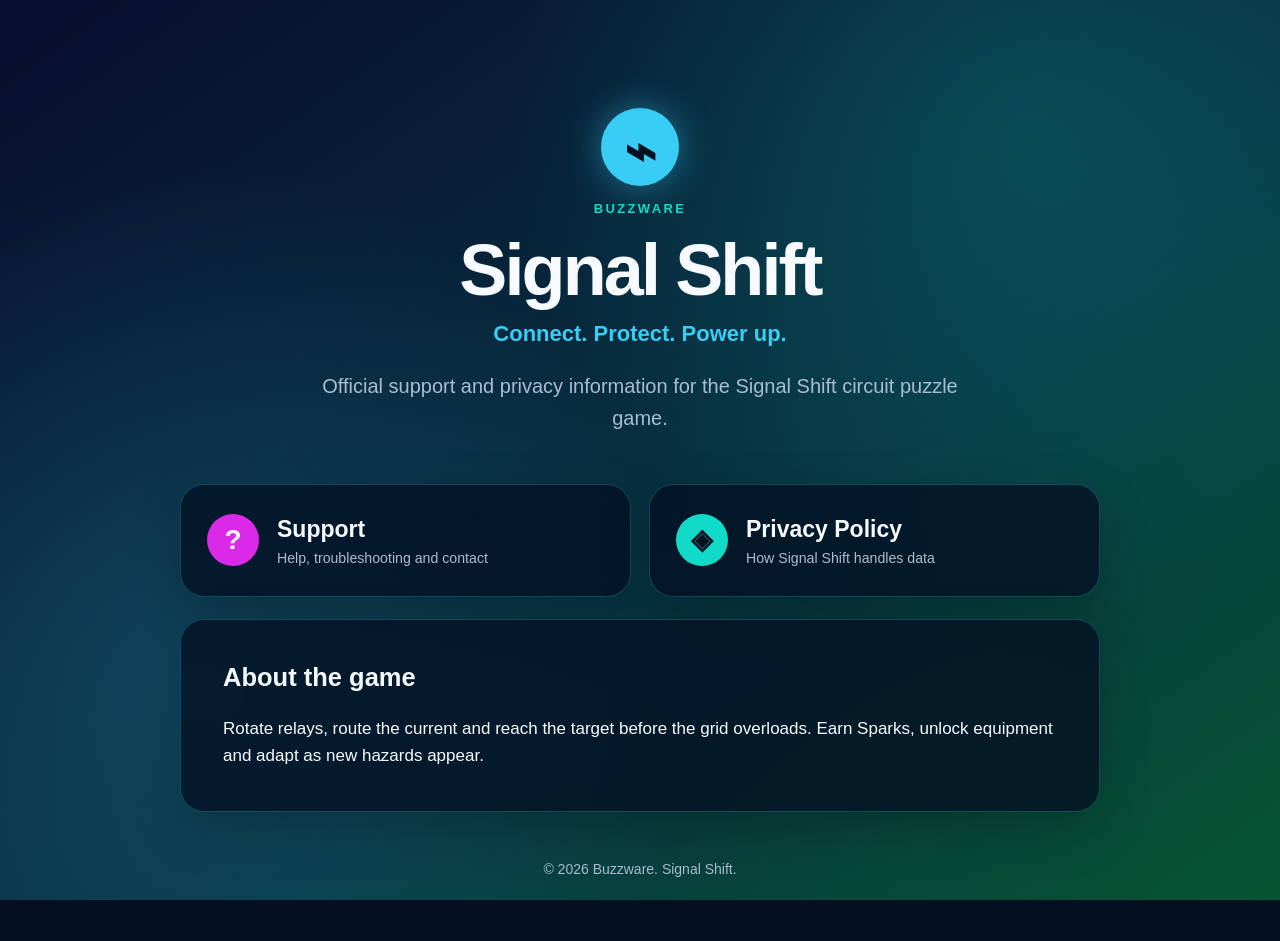
<file: index.html>
<!doctype html>
<html lang="en-GB">
<head>
  <meta charset="utf-8">
  <meta name="viewport" content="width=device-width, initial-scale=1">
  <meta name="theme-color" content="#071532">
  <meta name="description" content="Official support and privacy information for Signal Shift.">
  <title>Signal Shift — Support & Privacy</title>
  <link rel="stylesheet" href="style.css">
</head>
<body>
  <main class="shell">
    <header class="hero">
      <div class="mark" aria-hidden="true">⌁</div>
      <p class="eyebrow">BUZZWARE</p>
      <h1>Signal Shift</h1>
      <p class="tagline">Connect. Protect. Power up.</p>
      <p class="intro">Official support and privacy information for the Signal Shift circuit puzzle game.</p>
    </header>

    <section class="cards" aria-label="Information pages">
      <a class="card support" href="support.html">
        <span class="icon" aria-hidden="true">?</span>
        <span><strong>Support</strong><small>Help, troubleshooting and contact</small></span>
      </a>
      <a class="card privacy" href="privacy.html">
        <span class="icon" aria-hidden="true">◈</span>
        <span><strong>Privacy Policy</strong><small>How Signal Shift handles data</small></span>
      </a>
    </section>

    <section class="panel">
      <h2>About the game</h2>
      <p>Rotate relays, route the current and reach the target before the grid overloads. Earn Sparks, unlock equipment and adapt as new hazards appear.</p>
    </section>

    <footer>© 2026 Buzzware. Signal Shift.</footer>
  </main>
</body>
</html>
</file>
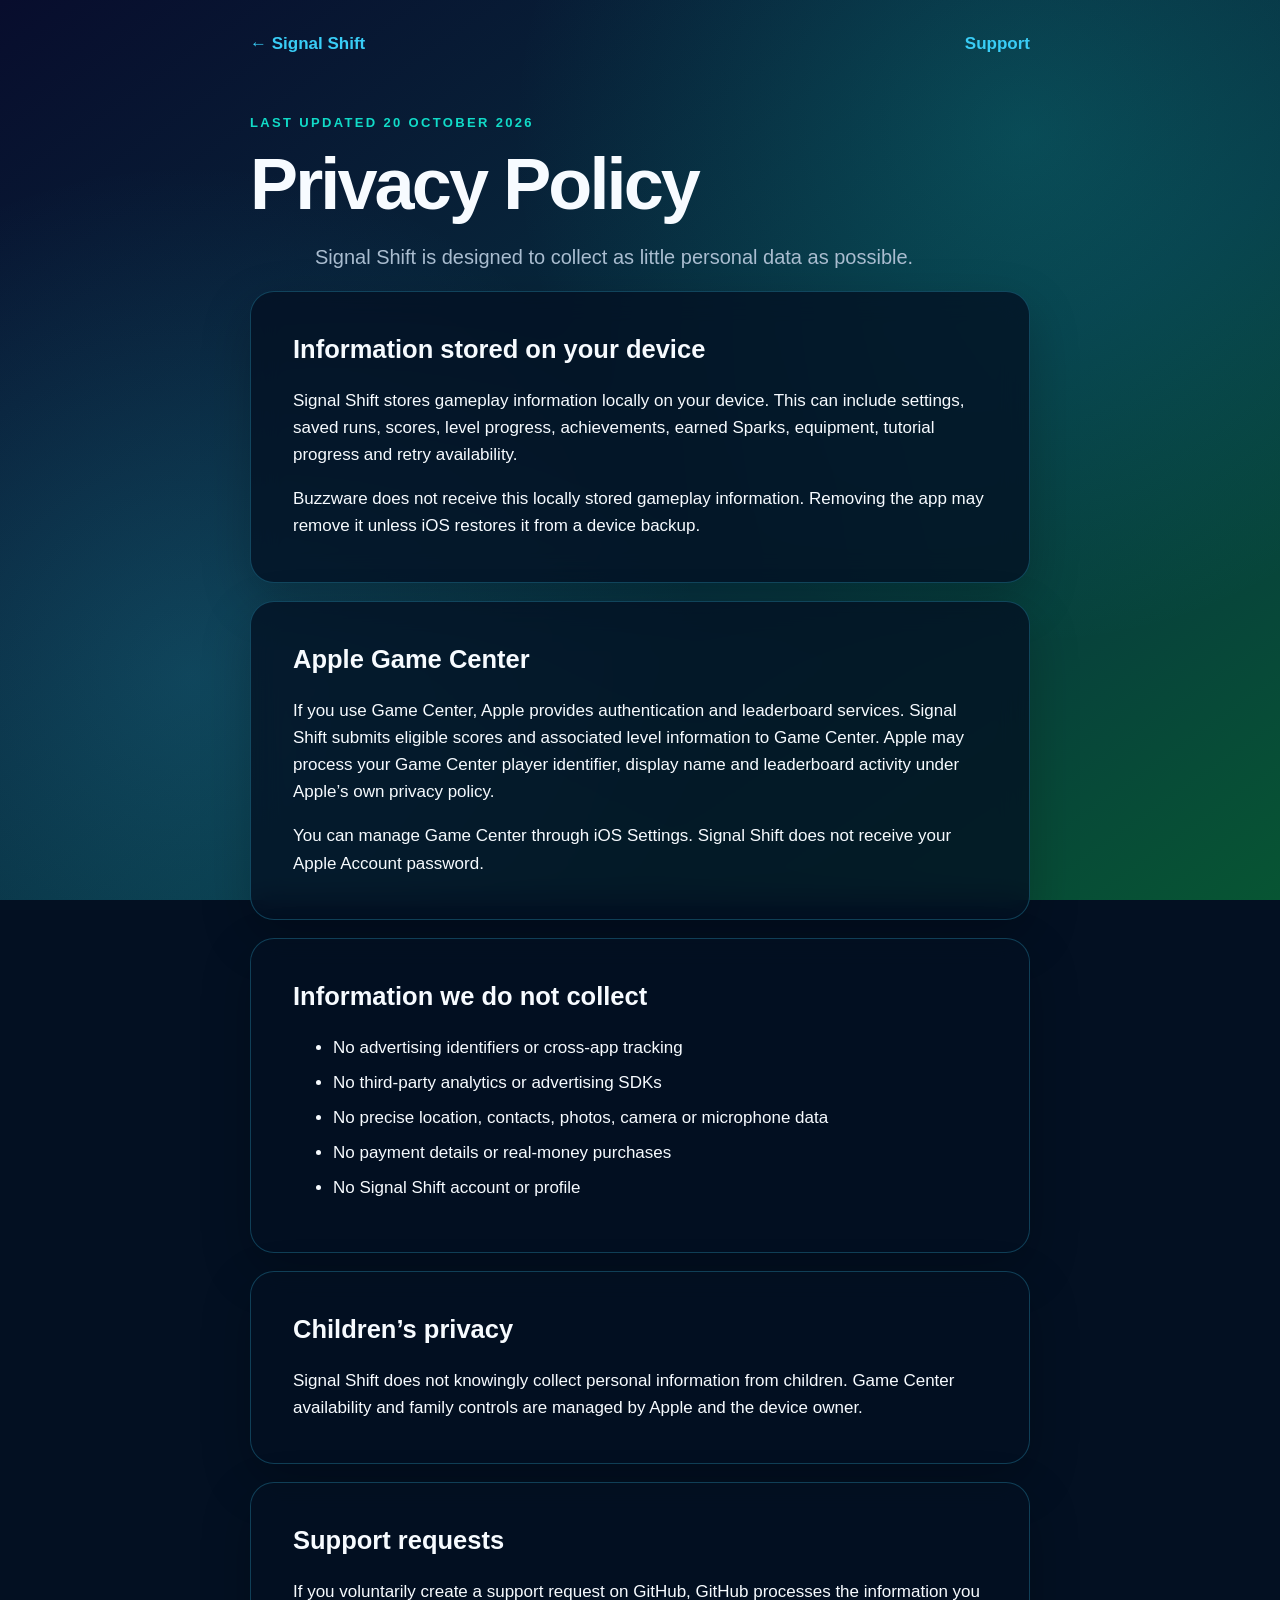
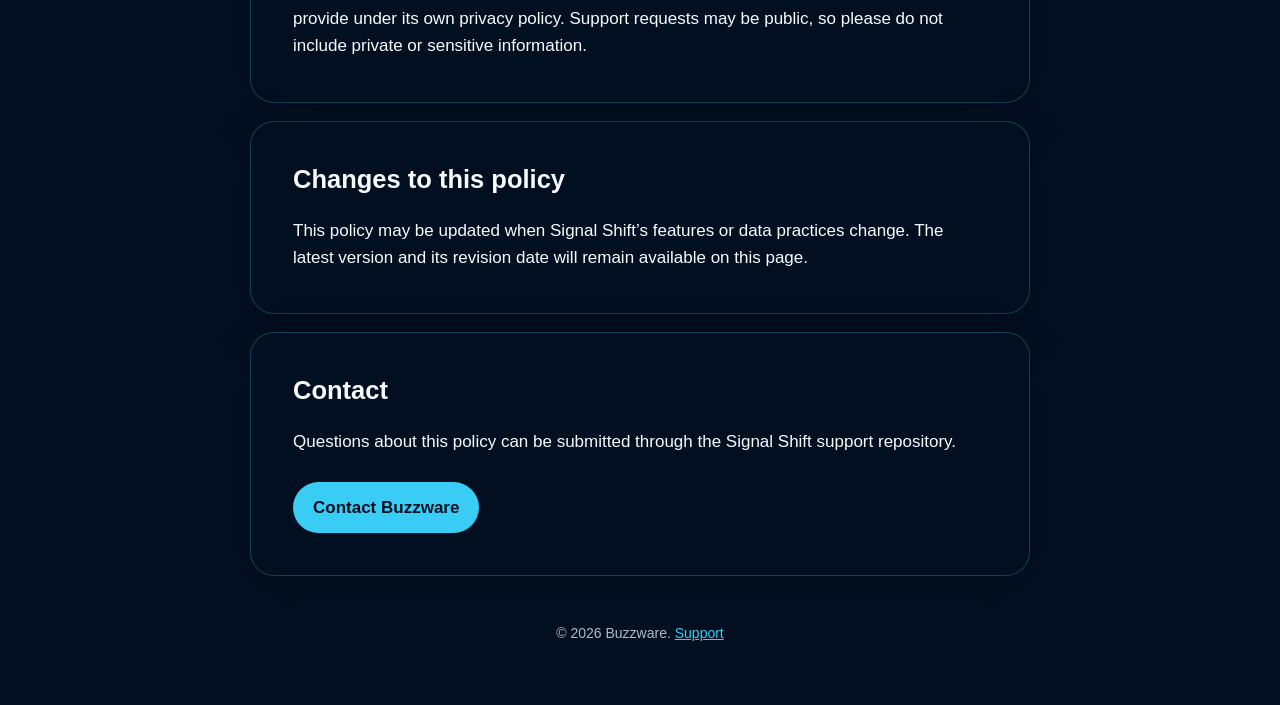
<file: privacy.html>
<!doctype html>
<html lang="en-GB">
<head>
  <meta charset="utf-8">
  <meta name="viewport" content="width=device-width, initial-scale=1">
  <meta name="theme-color" content="#071532">
  <meta name="description" content="Privacy Policy for Signal Shift by Buzzware.">
  <title>Signal Shift Privacy Policy</title>
  <link rel="stylesheet" href="style.css">
</head>
<body>
  <main class="shell article">
    <nav><a href="index.html">← Signal Shift</a><a href="support.html">Support</a></nav>
    <header>
      <p class="eyebrow">LAST UPDATED 20 OCTOBER 2026</p>
      <h1>Privacy Policy</h1>
      <p class="intro">Signal Shift is designed to collect as little personal data as possible.</p>
    </header>

    <section class="panel">
      <h2>Information stored on your device</h2>
      <p>Signal Shift stores gameplay information locally on your device. This can include settings, saved runs, scores, level progress, achievements, earned Sparks, equipment, tutorial progress and retry availability.</p>
      <p>Buzzware does not receive this locally stored gameplay information. Removing the app may remove it unless iOS restores it from a device backup.</p>
    </section>

    <section class="panel">
      <h2>Apple Game Center</h2>
      <p>If you use Game Center, Apple provides authentication and leaderboard services. Signal Shift submits eligible scores and associated level information to Game Center. Apple may process your Game Center player identifier, display name and leaderboard activity under Apple’s own privacy policy.</p>
      <p>You can manage Game Center through iOS Settings. Signal Shift does not receive your Apple Account password.</p>
    </section>

    <section class="panel">
      <h2>Information we do not collect</h2>
      <ul>
        <li>No advertising identifiers or cross-app tracking</li>
        <li>No third-party analytics or advertising SDKs</li>
        <li>No precise location, contacts, photos, camera or microphone data</li>
        <li>No payment details or real-money purchases</li>
        <li>No Signal Shift account or profile</li>
      </ul>
    </section>

    <section class="panel">
      <h2>Children’s privacy</h2>
      <p>Signal Shift does not knowingly collect personal information from children. Game Center availability and family controls are managed by Apple and the device owner.</p>
    </section>

    <section class="panel">
      <h2>Support requests</h2>
      <p>If you voluntarily create a support request on GitHub, GitHub processes the information you provide under its own privacy policy. Support requests may be public, so please do not include private or sensitive information.</p>
    </section>

    <section class="panel">
      <h2>Changes to this policy</h2>
      <p>This policy may be updated when Signal Shift’s features or data practices change. The latest version and its revision date will remain available on this page.</p>
    </section>

    <section class="panel contact">
      <h2>Contact</h2>
      <p>Questions about this policy can be submitted through the Signal Shift support repository.</p>
      <a class="button" href="https://github.com/BuzzwareCo/signal-shift-support/issues/new">Contact Buzzware</a>
    </section>

    <footer>© 2026 Buzzware. <a href="support.html">Support</a></footer>
  </main>
</body>
</html>
</file>
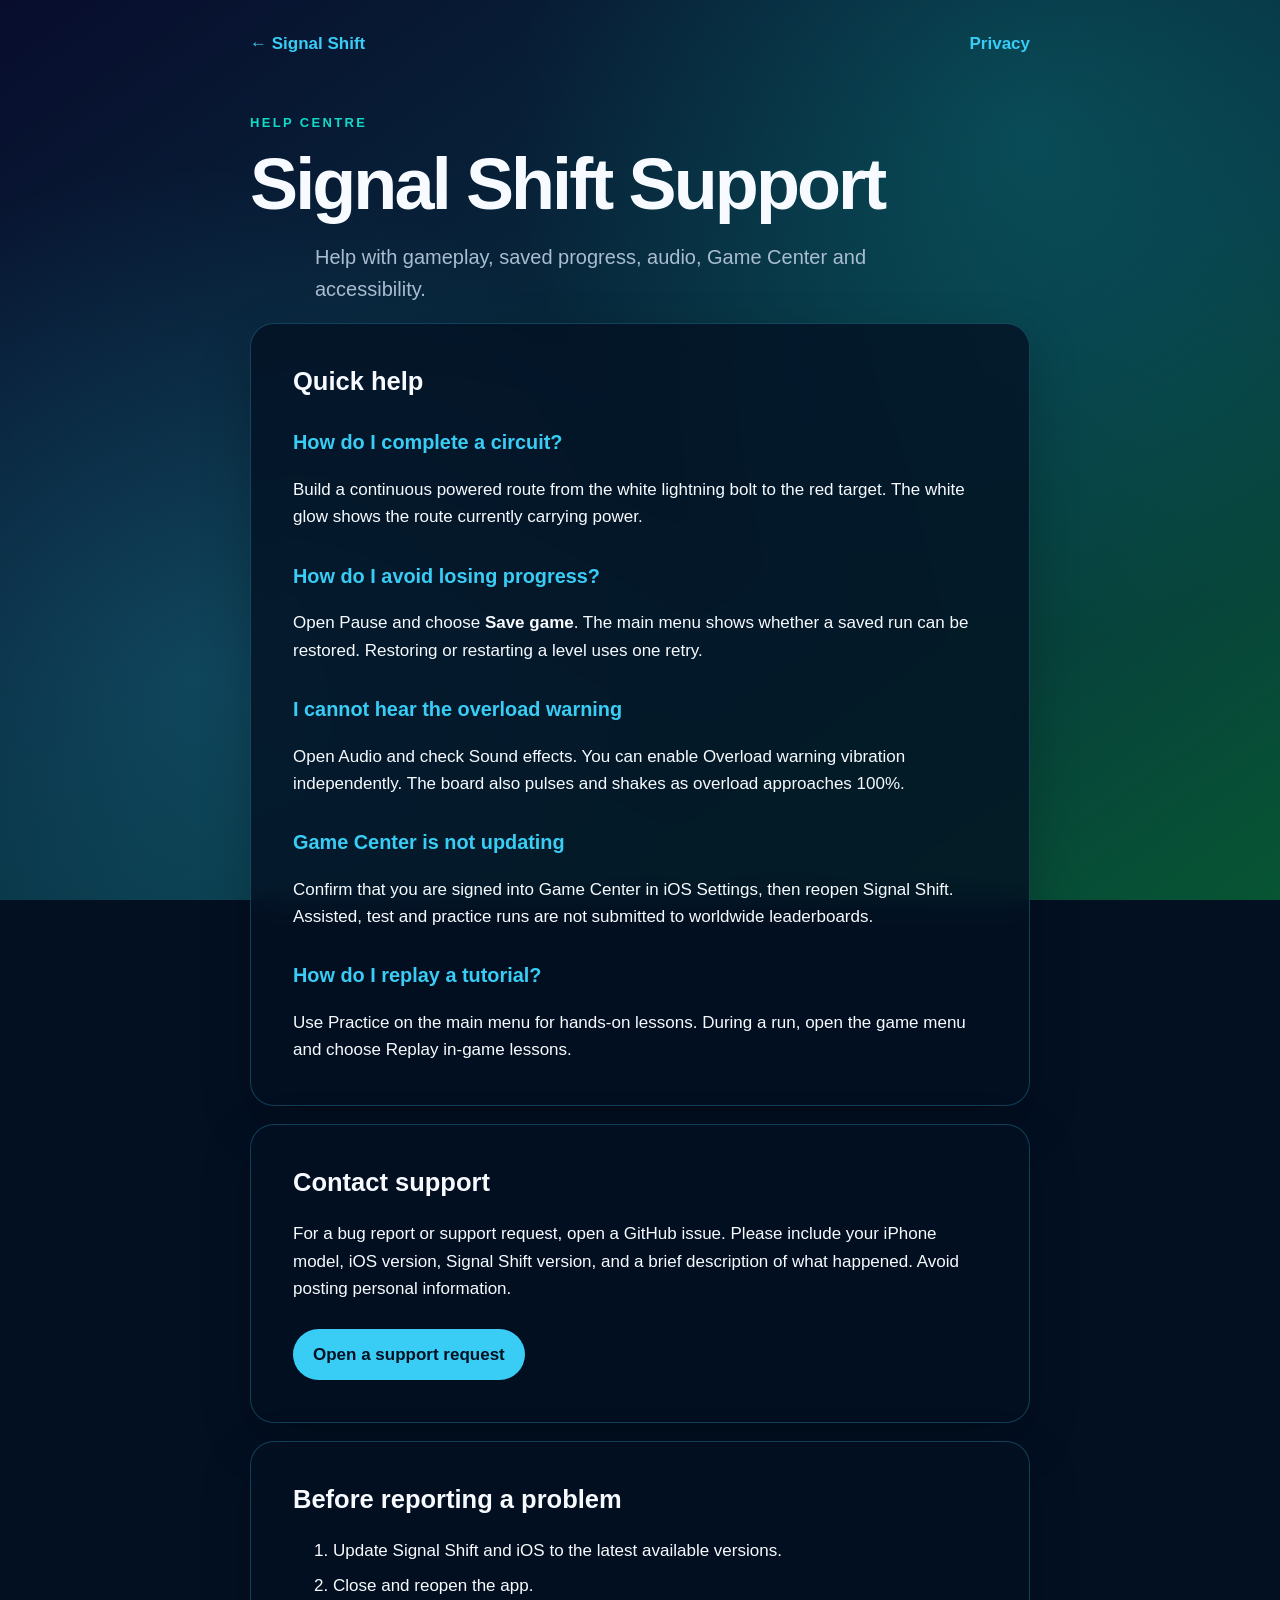
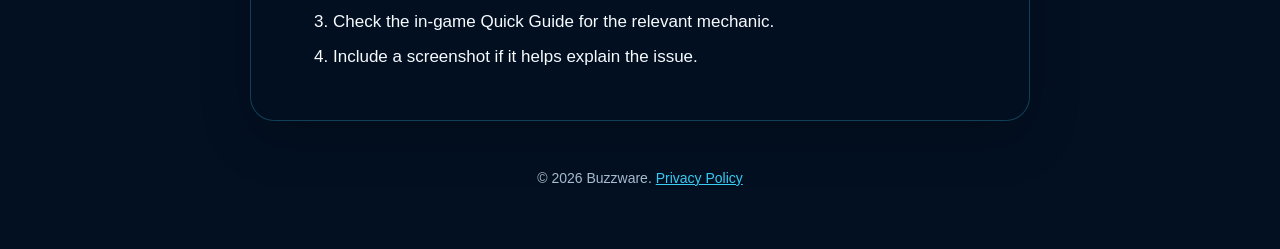
<file: support.html>
<!doctype html>
<html lang="en-GB">
<head>
  <meta charset="utf-8">
  <meta name="viewport" content="width=device-width, initial-scale=1">
  <meta name="theme-color" content="#071532">
  <meta name="description" content="Support for Signal Shift by Buzzware.">
  <title>Signal Shift Support</title>
  <link rel="stylesheet" href="style.css">
</head>
<body>
  <main class="shell article">
    <nav><a href="index.html">← Signal Shift</a><a href="privacy.html">Privacy</a></nav>
    <header>
      <p class="eyebrow">HELP CENTRE</p>
      <h1>Signal Shift Support</h1>
      <p class="intro">Help with gameplay, saved progress, audio, Game Center and accessibility.</p>
    </header>

    <section class="panel">
      <h2>Quick help</h2>
      <h3>How do I complete a circuit?</h3>
      <p>Build a continuous powered route from the white lightning bolt to the red target. The white glow shows the route currently carrying power.</p>

      <h3>How do I avoid losing progress?</h3>
      <p>Open Pause and choose <strong>Save game</strong>. The main menu shows whether a saved run can be restored. Restoring or restarting a level uses one retry.</p>

      <h3>I cannot hear the overload warning</h3>
      <p>Open Audio and check Sound effects. You can enable Overload warning vibration independently. The board also pulses and shakes as overload approaches 100%.</p>

      <h3>Game Center is not updating</h3>
      <p>Confirm that you are signed into Game Center in iOS Settings, then reopen Signal Shift. Assisted, test and practice runs are not submitted to worldwide leaderboards.</p>

      <h3>How do I replay a tutorial?</h3>
      <p>Use Practice on the main menu for hands-on lessons. During a run, open the game menu and choose Replay in-game lessons.</p>
    </section>

    <section class="panel contact">
      <h2>Contact support</h2>
      <p>For a bug report or support request, open a GitHub issue. Please include your iPhone model, iOS version, Signal Shift version, and a brief description of what happened. Avoid posting personal information.</p>
      <a class="button" href="https://github.com/BuzzwareCo/signal-shift-support/issues/new">Open a support request</a>
    </section>

    <section class="panel">
      <h2>Before reporting a problem</h2>
      <ol>
        <li>Update Signal Shift and iOS to the latest available versions.</li>
        <li>Close and reopen the app.</li>
        <li>Check the in-game Quick Guide for the relevant mechanic.</li>
        <li>Include a screenshot if it helps explain the issue.</li>
      </ol>
    </section>

    <footer>© 2026 Buzzware. <a href="privacy.html">Privacy Policy</a></footer>
  </main>
</body>
</html>
</file>
<file: style.css>
:root {
  color-scheme: dark;
  --navy: #071532;
  --deep: #031022;
  --cyan: #39cdf6;
  --mint: #11dbc8;
  --purple: #da29e8;
  --text: #f7fbff;
  --muted: #aabdd0;
  --line: rgba(57,205,246,.25);
}

* { box-sizing: border-box; }
html { background: var(--deep); }
body {
  margin: 0;
  min-height: 100vh;
  color: var(--text);
  font: 17px/1.6 -apple-system, BlinkMacSystemFont, "Segoe UI", sans-serif;
  background:
    radial-gradient(circle at 80% 15%, rgba(17,219,200,.18), transparent 32rem),
    radial-gradient(circle at 15% 75%, rgba(57,205,246,.17), transparent 32rem),
    linear-gradient(145deg, #080d2d, #073442 60%, #075533);
  background-attachment: fixed;
}

.shell { width: min(920px, calc(100% - 32px)); margin: auto; padding: 72px 0 32px; }
.article { width: min(780px, calc(100% - 32px)); padding-top: 30px; }
nav { display: flex; justify-content: space-between; margin-bottom: 56px; }
a { color: var(--cyan); }
nav a { text-decoration: none; font-weight: 700; }
.hero { text-align: center; padding: 36px 0 50px; }
.mark {
  width: 78px; height: 78px; margin: auto; border-radius: 50%; display: grid; place-items: center;
  color: var(--deep); background: var(--cyan); font-size: 54px; font-weight: 900;
  box-shadow: 0 0 36px rgba(57,205,246,.45);
}
.eyebrow { color: var(--mint); letter-spacing: .18em; font-size: 13px; font-weight: 900; }
h1 { margin: 8px 0; font-size: clamp(42px, 9vw, 72px); line-height: 1.05; letter-spacing: -.04em; }
h2 { margin-top: 0; line-height: 1.25; }
h3 { margin: 30px 0 4px; color: var(--cyan); }
.tagline { margin: 0; color: var(--cyan); font-size: 22px; font-weight: 750; }
.intro { max-width: 650px; margin: 18px auto 0; color: var(--muted); font-size: 20px; }
.cards { display: grid; grid-template-columns: repeat(2, 1fr); gap: 18px; margin-bottom: 22px; }
.card, .panel {
  border: 1px solid var(--line); border-radius: 24px;
  background: rgba(3,16,34,.78); box-shadow: 0 18px 50px rgba(0,0,0,.22);
  backdrop-filter: blur(14px);
}
.card { display: flex; gap: 18px; align-items: center; padding: 26px; text-decoration: none; color: var(--text); }
.card:hover, .card:focus-visible { border-color: var(--cyan); transform: translateY(-2px); }
.card { transition: transform .18s, border-color .18s; }
.card strong { display: block; font-size: 23px; }
.card small { display: block; color: var(--muted); }
.icon { width: 52px; height: 52px; flex: 0 0 52px; display: grid; place-items: center; border-radius: 50%; font-size: 28px; font-weight: 900; background: var(--purple); }
.privacy .icon { background: var(--mint); color: var(--deep); }
.panel { margin: 18px 0; padding: clamp(24px, 5vw, 42px); }
.panel p:last-child, .panel ul:last-child, .panel ol:last-child { margin-bottom: 0; }
li { margin: 8px 0; }
.button { display: inline-block; margin-top: 10px; padding: 12px 20px; border-radius: 999px; background: var(--cyan); color: var(--deep); text-decoration: none; font-weight: 850; }
footer { padding: 28px 0; text-align: center; color: var(--muted); font-size: 14px; }

@media (max-width: 650px) {
  .shell { padding-top: 38px; }
  .article { padding-top: 22px; }
  .cards { grid-template-columns: 1fr; }
  nav { margin-bottom: 36px; }
  .hero { padding-top: 20px; }
}
</file>
